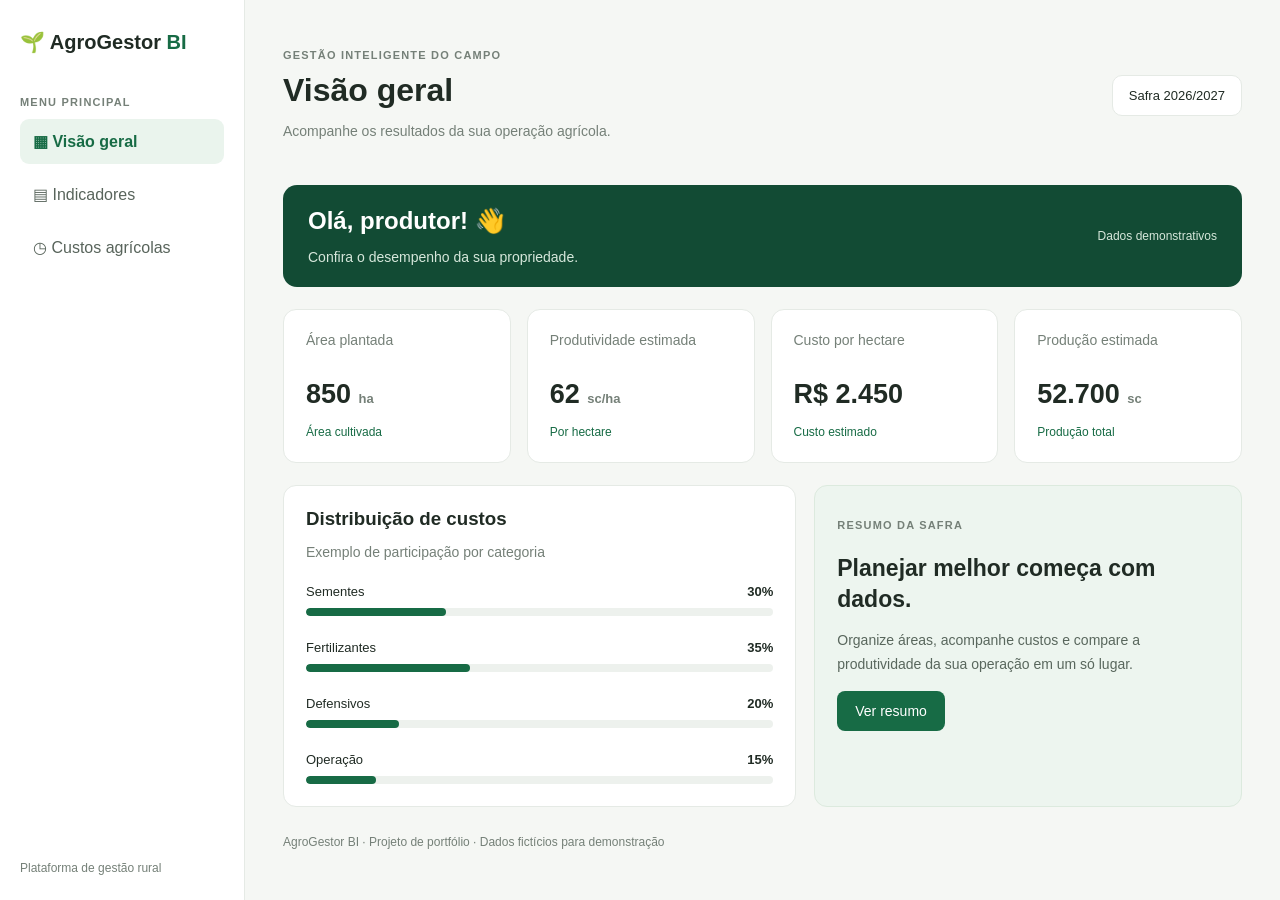
<file: frontend/index.html>
<!DOCTYPE html>
<html lang="pt-BR">
<head>
    <meta charset="UTF-8">
    <meta name="viewport" content="width=device-width, initial-scale=1.0">
    <title>AgroGestor BI | Gestão Agrícola</title>
    <link rel="stylesheet" href="css/style.css">
    <script src="js/app.js" defer></script>
</head>
<body>
    <aside class="sidebar">
        <h2>🌱 AgroGestor <span>BI</span></h2>
        <p class="menu-label">MENU PRINCIPAL</p>
        <a class="active" href="#">▦ Visão geral</a>
        <a href="#indicadores">▤ Indicadores</a>
        <a href="#custos">◷ Custos agrícolas</a>
        <div class="sidebar-bottom">Plataforma de gestão rural</div>
    </aside>

    <main class="content">
        <header>
            <div>
                <p class="eyebrow">GESTÃO INTELIGENTE DO CAMPO</p>
                <h1>Visão geral</h1>
                <p class="subtitle">Acompanhe os resultados da sua operação agrícola.</p>
            </div>
            <span class="season">Safra 2026/2027</span>
        </header>

        <section class="intro">
            <div>
                <h2>Olá, produtor! 👋</h2>
                <p>Confira o desempenho da sua propriedade.</p>
            </div>
            <span>Dados demonstrativos</span>
        </section>

        <section class="metrics" id="indicadores">
            <article class="metric">
                <p>Área plantada</p>
                <h2>850 <small>ha</small></h2>
                <span>Área cultivada</span>
            </article>
            <article class="metric">
                <p>Produtividade estimada</p>
                <h2>62 <small>sc/ha</small></h2>
                <span>Por hectare</span>
            </article>
            <article class="metric">
                <p>Custo por hectare</p>
                <h2>R$ 2.450</h2>
                <span>Custo estimado</span>
            </article>
            <article class="metric">
                <p>Produção estimada</p>
                <h2>52.700 <small>sc</small></h2>
                <span>Produção total</span>
            </article>
        </section>

        <section class="panels" id="custos">
            <article class="panel">
                <h3>Distribuição de custos</h3>
                <p class="subtitle">Exemplo de participação por categoria</p>
                <div class="cost-row">
                    <div><span>Sementes</span><b>30%</b></div>
                    <div class="track"><i style="width:30%"></i></div>
                </div>
                <div class="cost-row">
                    <div><span>Fertilizantes</span><b>35%</b></div>
                    <div class="track"><i style="width:35%"></i></div>
                </div>
                <div class="cost-row">
                    <div><span>Defensivos</span><b>20%</b></div>
                    <div class="track"><i style="width:20%"></i></div>
                </div>
                <div class="cost-row">
                    <div><span>Operação</span><b>15%</b></div>
                    <div class="track"><i style="width:15%"></i></div>
                </div>
            </article>
            <article class="panel highlight">
                <p class="eyebrow">RESUMO DA SAFRA</p>
                <h3>Planejar melhor começa com dados.</h3>
                <p>Organize áreas, acompanhe custos e compare a produtividade da sua operação em um só lugar.</p>
                <button id="detailsButton">Ver resumo</button>
                <p id="message" class="message"></p>
            </article>
        </section>
        <footer>AgroGestor BI · Projeto de portfólio · Dados fictícios para demonstração</footer>
    </main>
</body>
</html>
</file>
<file: frontend/css/style.css>
* {
    box-sizing: border-box;
}

:root {
    --green: #176b45;
    --dark-green: #124b34;
    --background: #f5f7f4;
    --text: #202b24;
    --muted: #758078;
    --border: #e5eae5;
}

body {
    margin: 0;
    font-family: -apple-system, BlinkMacSystemFont, "Segoe UI", sans-serif;
    background: var(--background);
    color: var(--text);
}

.sidebar {
    position: fixed;
    inset: 0 auto 0 0;
    width: 245px;
    padding: 30px 20px;
    background: white;
    border-right: 1px solid var(--border);
}

.sidebar h2 {
    font-size: 20px;
    margin: 0 0 42px;
}

.sidebar h2 span {
    color: var(--green);
}

.menu-label, .eyebrow {
    font-size: 11px;
    font-weight: 700;
    letter-spacing: 1.2px;
    color: var(--muted);
}

.sidebar a {
    display: block;
    padding: 13px;
    margin: 8px 0;
    color: #58645b;
    text-decoration: none;
    border-radius: 9px;
}

.sidebar a.active {
    background: #eaf4ed;
    color: var(--green);
    font-weight: 650;
}

.sidebar-bottom {
    position: absolute;
    bottom: 25px;
    color: var(--muted);
    font-size: 12px;
}

.content {
    max-width: 1600px;
    margin-left: 245px;
    padding: 38px;
}

header {
    display: flex;
    justify-content: space-between;
    align-items: center;
    gap: 20px;
}

h1 {
    font-size: 32px;
    margin: 8px 0;
}

.subtitle, .intro p, .metric p {
    color: var(--muted);
    font-size: 14px;
}

.season {
    background: white;
    border: 1px solid var(--border);
    padding: 12px 16px;
    border-radius: 10px;
    font-size: 13px;
}

.intro {
    margin: 32px 0 22px;
    padding: 22px 25px;
    border-radius: 14px;
    background: var(--dark-green);
    color: white;
    display: flex;
    justify-content: space-between;
    align-items: center;
    gap: 15px;
}

.intro h2 {
    margin: 0;
}

.intro p {
    color: #d6e7db;
    margin-bottom: 0;
}

.intro > span {
    font-size: 12px;
    color: #d6e7db;
}

.metrics {
    display: grid;
    grid-template-columns: repeat(4, minmax(0, 1fr));
    gap: 16px;
}

.metric, .panel {
    background: white;
    border: 1px solid var(--border);
    border-radius: 13px;
    padding: 22px;
}

.metric p {
    min-height: 35px;
    margin: 0;
}

.metric h2 {
    font-size: 27px;
    margin: 12px 0;
    overflow-wrap: anywhere;
}

.metric small {
    font-size: 13px;
    color: var(--muted);
}

.metric > span {
    color: var(--green);
    font-size: 12px;
}

.panels {
    display: grid;
    grid-template-columns: 1.2fr 1fr;
    gap: 18px;
    margin-top: 22px;
}

.panel h3 {
    margin: 0 0 8px;
}

.cost-row {
    margin-top: 24px;
}

.cost-row > div:first-child {
    display: flex;
    justify-content: space-between;
    font-size: 13px;
    margin-bottom: 9px;
}

.track {
    height: 8px;
    border-radius: 10px;
    background: #edf1ed;
    overflow: hidden;
}

.track i {
    display: block;
    height: 100%;
    background: var(--green);
    border-radius: 10px;
}

.highlight {
    background: #edf5ef;
    border-color: #dceade;
}

.highlight h3 {
    font-size: 23px;
    line-height: 1.35;
    margin-top: 22px;
}

.highlight > p:not(.eyebrow) {
    color: #59675d;
    line-height: 1.7;
    font-size: 14px;
}

button {
    background: var(--green);
    color: white;
    border: 0;
    border-radius: 8px;
    padding: 12px 18px;
    cursor: pointer;
    font-size: 14px;
}

button:hover {
    background: var(--dark-green);
}

.message {
    font-weight: 600;
}

footer {
    margin-top: 28px;
    color: var(--muted);
    font-size: 12px;
}

@media (max-width: 1100px) {
    .metrics {
        grid-template-columns: repeat(2, minmax(0, 1fr));
    }

    .panels {
        grid-template-columns: 1fr;
    }
}

@media (max-width: 700px) {
    .sidebar {
        position: static;
        width: 100%;
        padding: 18px;
    }

    .sidebar h2 {
        margin-bottom: 18px;
    }

    .sidebar-bottom {
        display: none;
    }

    .content {
        margin-left: 0;
        padding: 20px;
    }

    header, .intro {
        align-items: flex-start;
        flex-direction: column;
    }

    .metrics {
        grid-template-columns: 1fr;
    }
}
/* ================= DASHBOARD ================= */
.dashboard-grid {
    display: grid;
    grid-template-columns: repeat(4, 1fr);
    gap: 1.5rem;
    margin-bottom: 2rem;
}

.kpi-card {
    background-color: var(--color-surface);
    border: 1px solid var(--color-border);
    border-radius: var(--radius);
    padding: 1.5rem;
    box-shadow: var(--shadow-sm);
    transition: box-shadow 0.2s;
}

.kpi-card:hover {
    box-shadow: var(--shadow-md);
}

.kpi-label {
    font-size: 0.75rem;
    font-weight: 600;
    text-transform: uppercase;
    letter-spacing: 0.05em;
    color: var(--color-text-muted);
    margin-bottom: 0.5rem;
}

.kpi-value {
    font-size: 2rem;
    font-weight: 700;
    color: var(--color-text);
    line-height: 1.2;
}

.kpi-value.monetary {
    color: var(--color-primary);
}

.kpi-sublabel {
    font-size: 0.75rem;
    color: var(--color-text-muted);
    margin-top: 0.25rem;
}

.charts-grid {
    display: grid;
    grid-template-columns: repeat(2, 1fr);
    gap: 1.5rem;
    margin-bottom: 1.5rem;
}

.chart-card {
    background-color: var(--color-surface);
    border: 1px solid var(--color-border);
    border-radius: var(--radius);
    padding: 1.5rem;
    box-shadow: var(--shadow-sm);
}

.chart-card.full-width {
    grid-column: 1 / -1;
}

.chart-header {
    display: flex;
    justify-content: space-between;
    align-items: center;
    margin-bottom: 1rem;
    flex-wrap: wrap;
    gap: 0.75rem;
}

.chart-title {
    font-size: 1rem;
    font-weight: 600;
    color: var(--color-text);
}

.chart-container {
    position: relative;
    height: 300px;
    width: 100%;
}

.chart-container.tall {
    height: 350px;
}

.chart-empty {
    display: flex;
    align-items: center;
    justify-content: center;
    height: 100%;
    color: var(--color-text-muted);
    font-size: 0.875rem;
    text-align: center;
    padding: 2rem;
}

.dashboard-filter {
    display: flex;
    align-items: center;
    gap: 0.75rem;
}

.dashboard-filter label {
    font-size: 0.875rem;
    color: var(--color-text-muted);
    font-weight: 500;
}

.dashboard-filter select {
    padding: 0.5rem 0.75rem;
    border: 1px solid var(--color-border);
    border-radius: var(--radius);
    font-size: 0.875rem;
    background-color: var(--color-surface);
    color: var(--color-text);
    cursor: pointer;
    min-width: 200px;
}

.dashboard-filter select:focus {
    outline: none;
    border-color: var(--color-primary);
    box-shadow: 0 0 0 3px var(--color-primary-light);
}

/* Responsividade do Dashboard */
@media (max-width: 1024px) {
    .dashboard-grid {
        grid-template-columns: repeat(2, 1fr);
    }
}

@media (max-width: 768px) {
    .dashboard-grid {
        grid-template-columns: 1fr;
    }
    
    .charts-grid {
        grid-template-columns: 1fr;
    }
    
    .kpi-value {
        font-size: 1.5rem;
    }
    
    .chart-header {
        flex-direction: column;
        align-items: flex-start;
    }
    
    .dashboard-filter {
        width: 100%;
    }
    
    .dashboard-filter select {
        flex: 1;
    }
}
</file>
